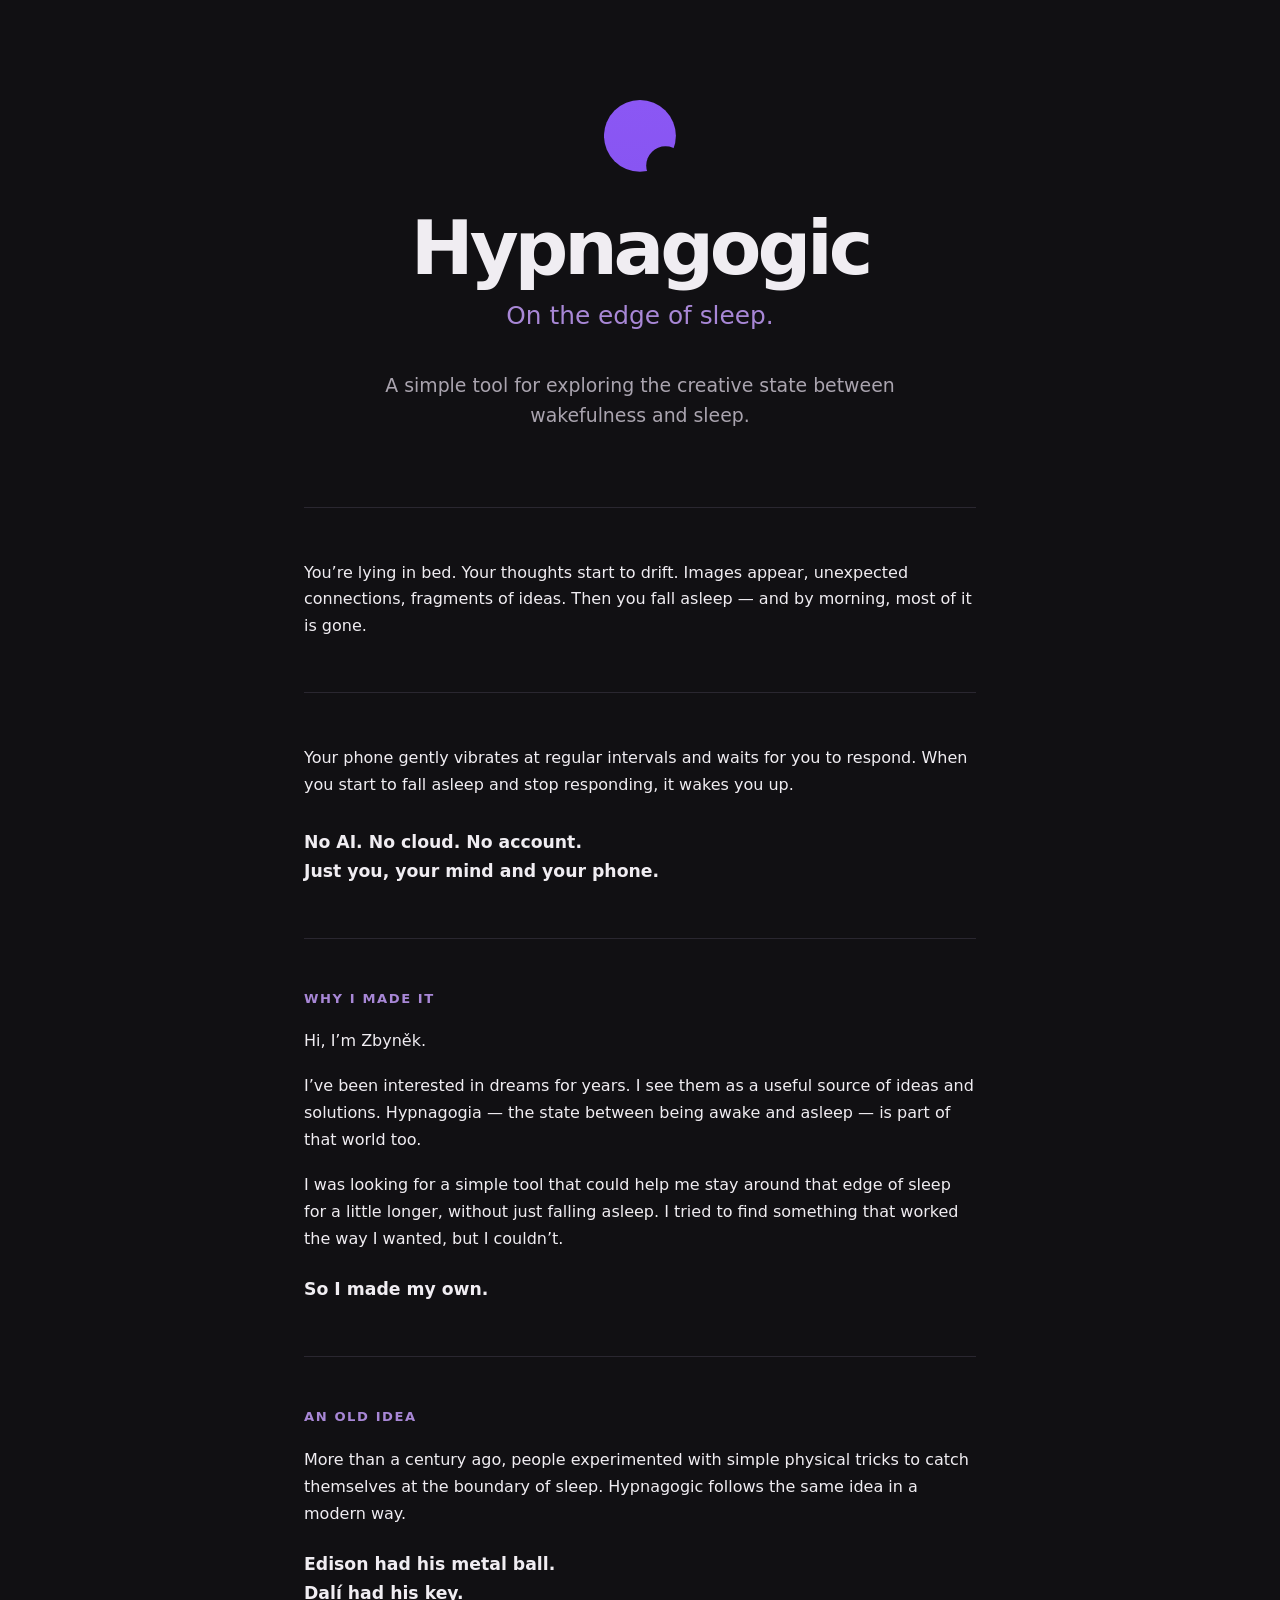
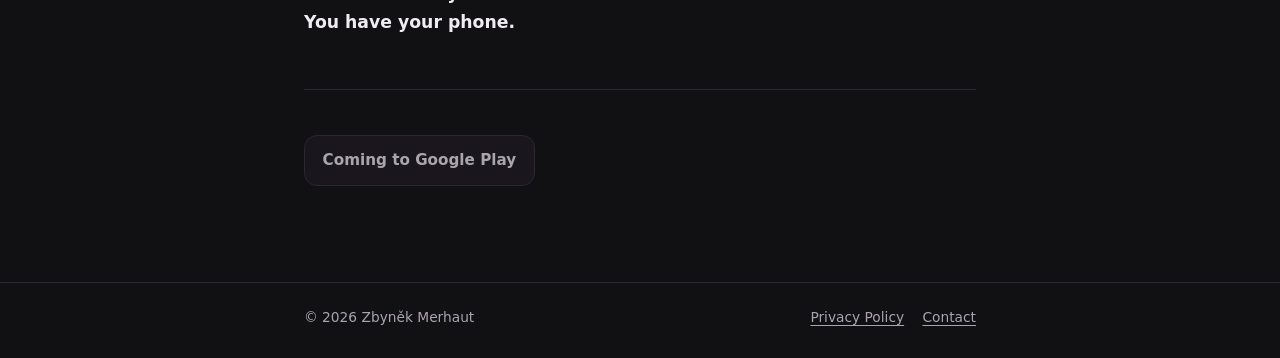
<file: index.html>
<!doctype html>
<html lang="en">
<head>
  <meta charset="utf-8">
  <meta name="viewport" content="width=device-width, initial-scale=1, viewport-fit=cover">
  <meta name="theme-color" content="#111013">
  <meta name="color-scheme" content="dark">
  <meta name="description" content="Hypnagogic — a simple tool for exploring the creative state between wakefulness and sleep.">
  <title>Hypnagogic — On the edge of sleep</title>
  <link rel="stylesheet" href="styles.css">
</head>
<body>
  <main class="page">
    <header class="hero" aria-labelledby="page-title">
      <img class="app-logo" src="hypnagogic-logo.svg" alt="" width="512" height="514" aria-hidden="true">
      <div class="hero-copy">
        <h1 id="page-title">Hypnagogic</h1>
        <p class="tagline">On the edge of sleep.</p>
        <p class="lead">A simple tool for exploring the creative state between wakefulness and sleep.</p>
      </div>
    </header>

    <section class="section" aria-label="The experience">
      <p>You’re lying in bed. Your thoughts start to drift. Images appear, unexpected connections, fragments of ideas. Then you fall asleep — and by morning, most of it is gone.</p>
    </section>

    <section class="section" aria-label="How it works">
      <p>Your phone gently vibrates at regular intervals and waits for you to respond. When you start to fall asleep and stop responding, it wakes you up.</p>
      <p class="statement">No AI. No cloud. No account.<br>Just you, your mind and your phone.</p>
    </section>

    <section class="section" aria-labelledby="why-title">
      <h2 id="why-title">Why I made it</h2>
      <p>Hi, I’m Zbyněk.</p>
      <p>I’ve been interested in dreams for years. I see them as a useful source of ideas and solutions. Hypnagogia — the state between being awake and asleep — is part of that world too.</p>
      <p>I was looking for a simple tool that could help me stay around that edge of sleep for a little longer, without just falling asleep. I tried to find something that worked the way I wanted, but I couldn’t.</p>
      <p class="closing">So I made my own.</p>
    </section>

    <section class="section" aria-labelledby="inspiration-title">
      <h2 id="inspiration-title">An old idea</h2>
      <p>More than a century ago, people experimented with simple physical tricks to catch themselves at the boundary of sleep. Hypnagogic follows the same idea in a modern way.</p>
      <p class="closing">Edison had his metal ball.<br>Dalí had his key.<br>You have your phone.</p>
    </section>

    <section class="cta" aria-label="Get Hypnagogic">
      <!-- Replace with the Google Play URL when the app is published. -->
      <span class="store-button" aria-disabled="true">Coming to Google Play</span>
    </section>
  </main>

  <footer class="footer">
    <div class="footer-inner">
      <span>© 2026 Zbyněk Merhaut</span>
      <nav aria-label="Footer">
        <a href="privacy.html">Privacy Policy</a>
        <a href="mailto:hello@hypnagogic.app">Contact</a>
      </nav>
    </div>
  </footer>
</body>
</html>
</file>
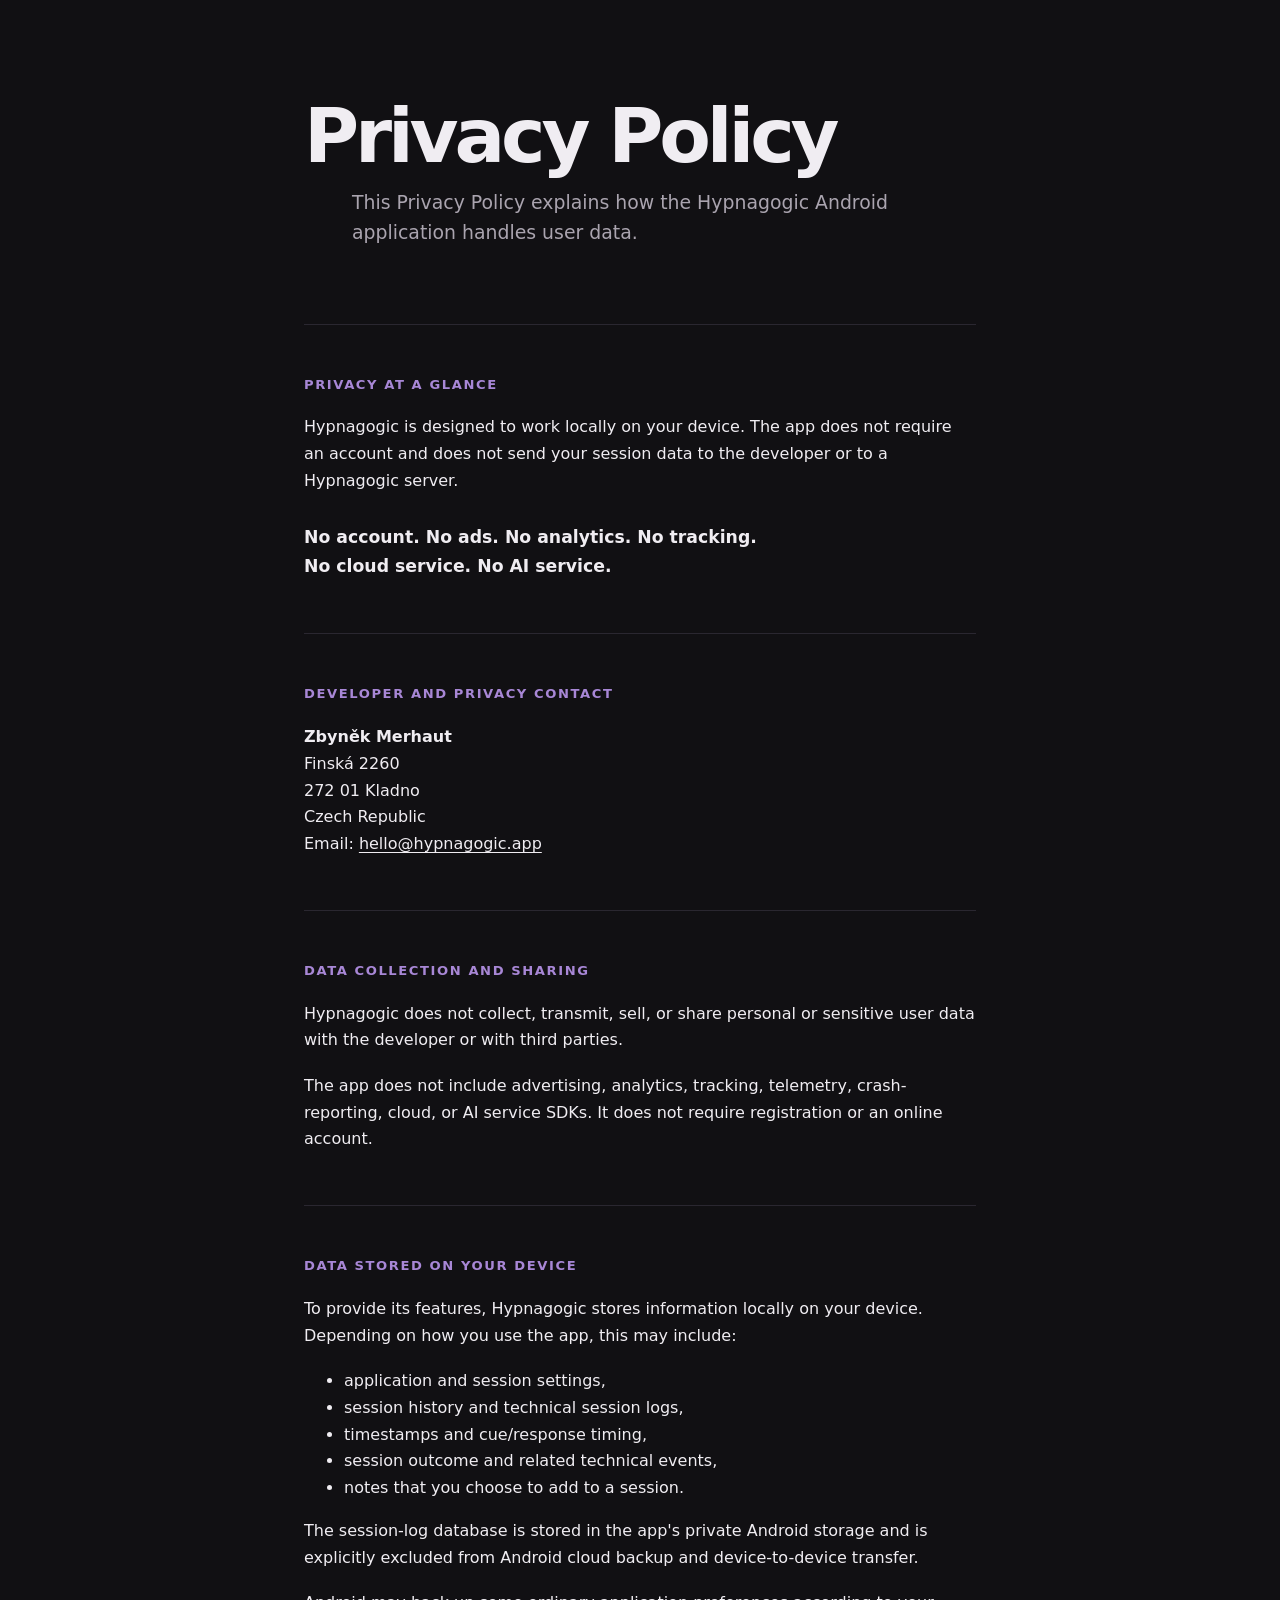
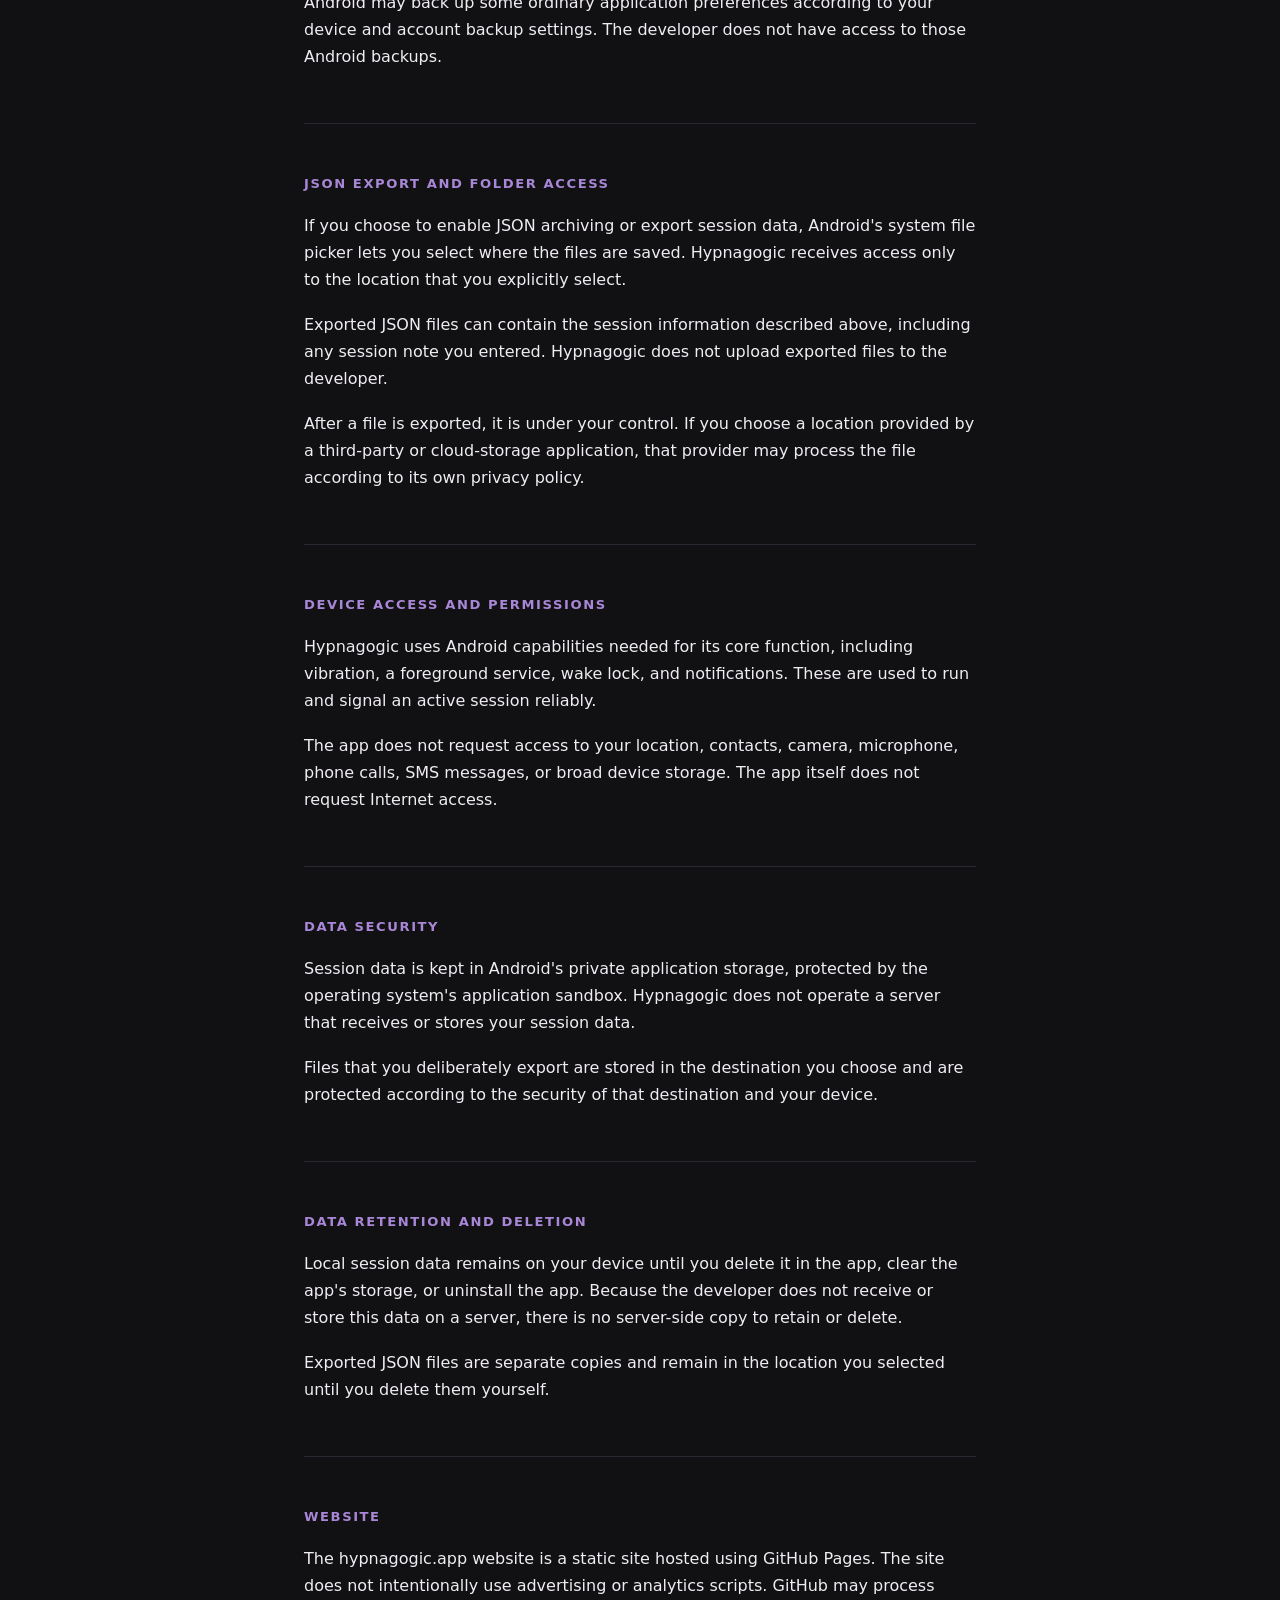
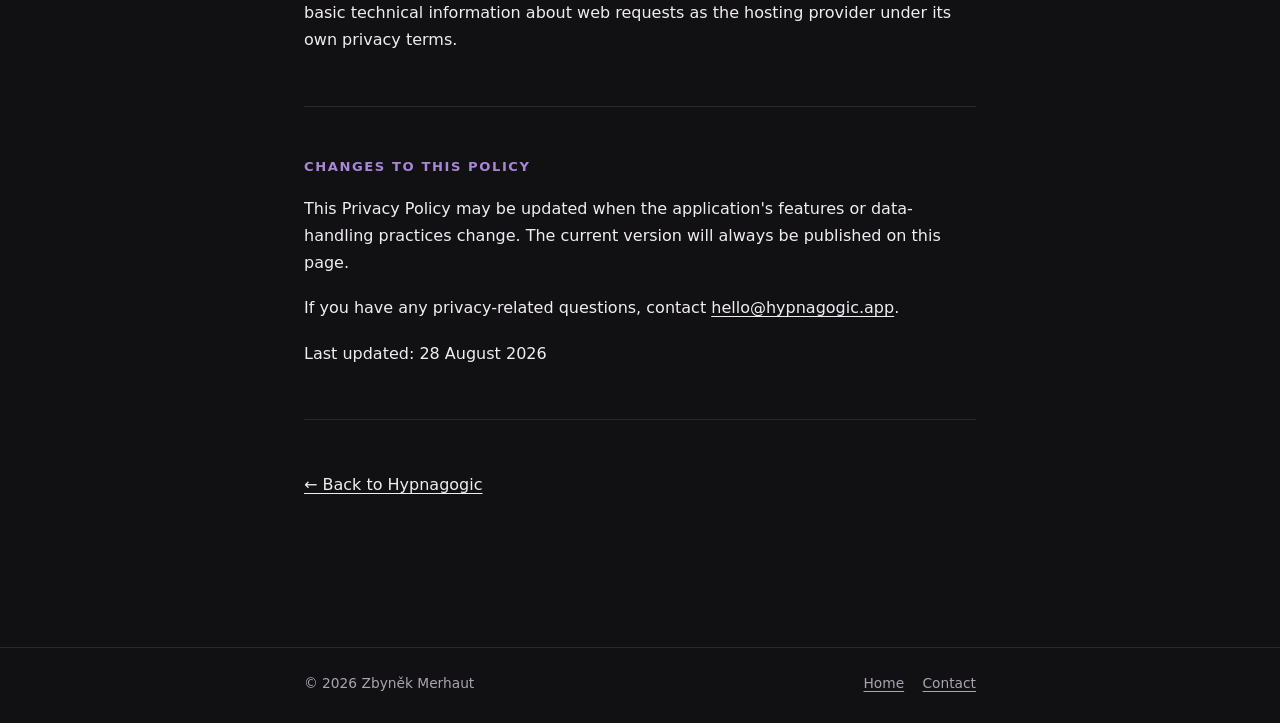
<file: privacy.html>
<!doctype html>
<html lang="en">
<head>
  <meta charset="utf-8">
  <meta name="viewport" content="width=device-width, initial-scale=1, viewport-fit=cover">
  <meta name="theme-color" content="#111013">
  <meta name="color-scheme" content="dark">
  <meta name="description" content="Privacy Policy for the Hypnagogic Android application.">
  <meta name="robots" content="noindex,follow">
  <title>Privacy Policy — Hypnagogic</title>
  <link rel="stylesheet" href="styles.css">
</head>
<body>
  <main class="page">
    <header class="hero">
      <h1>Privacy Policy</h1>
      <p class="lead">This Privacy Policy explains how the Hypnagogic Android application handles user data.</p>
    </header>

    <section class="section" aria-labelledby="summary-title">
      <h2 id="summary-title">Privacy at a glance</h2>
      <p>Hypnagogic is designed to work locally on your device. The app does not require an account and does not send your session data to the developer or to a Hypnagogic server.</p>
      <p class="statement">No account. No ads. No analytics. No tracking.<br>No cloud service. No AI service.</p>
    </section>

    <section class="section" aria-labelledby="developer-title">
      <h2 id="developer-title">Developer and privacy contact</h2>
      <p>
        <strong>Zbyněk Merhaut</strong><br>
        Finská 2260<br>
        272 01 Kladno<br>
        Czech Republic<br>
        Email: <a href="mailto:hello@hypnagogic.app">hello@hypnagogic.app</a>
      </p>
    </section>

    <section class="section" aria-labelledby="collection-title">
      <h2 id="collection-title">Data collection and sharing</h2>
      <p>Hypnagogic does not collect, transmit, sell, or share personal or sensitive user data with the developer or with third parties.</p>
      <p>The app does not include advertising, analytics, tracking, telemetry, crash-reporting, cloud, or AI service SDKs. It does not require registration or an online account.</p>
    </section>

    <section class="section" aria-labelledby="local-data-title">
      <h2 id="local-data-title">Data stored on your device</h2>
      <p>To provide its features, Hypnagogic stores information locally on your device. Depending on how you use the app, this may include:</p>
      <ul>
        <li>application and session settings,</li>
        <li>session history and technical session logs,</li>
        <li>timestamps and cue/response timing,</li>
        <li>session outcome and related technical events,</li>
        <li>notes that you choose to add to a session.</li>
      </ul>
      <p>The session-log database is stored in the app's private Android storage and is explicitly excluded from Android cloud backup and device-to-device transfer.</p>
      <p>Android may back up some ordinary application preferences according to your device and account backup settings. The developer does not have access to those Android backups.</p>
    </section>

    <section class="section" aria-labelledby="files-title">
      <h2 id="files-title">JSON export and folder access</h2>
      <p>If you choose to enable JSON archiving or export session data, Android's system file picker lets you select where the files are saved. Hypnagogic receives access only to the location that you explicitly select.</p>
      <p>Exported JSON files can contain the session information described above, including any session note you entered. Hypnagogic does not upload exported files to the developer.</p>
      <p>After a file is exported, it is under your control. If you choose a location provided by a third-party or cloud-storage application, that provider may process the file according to its own privacy policy.</p>
    </section>

    <section class="section" aria-labelledby="permissions-title">
      <h2 id="permissions-title">Device access and permissions</h2>
      <p>Hypnagogic uses Android capabilities needed for its core function, including vibration, a foreground service, wake lock, and notifications. These are used to run and signal an active session reliably.</p>
      <p>The app does not request access to your location, contacts, camera, microphone, phone calls, SMS messages, or broad device storage. The app itself does not request Internet access.</p>
    </section>

    <section class="section" aria-labelledby="security-title">
      <h2 id="security-title">Data security</h2>
      <p>Session data is kept in Android's private application storage, protected by the operating system's application sandbox. Hypnagogic does not operate a server that receives or stores your session data.</p>
      <p>Files that you deliberately export are stored in the destination you choose and are protected according to the security of that destination and your device.</p>
    </section>

    <section class="section" aria-labelledby="retention-title">
      <h2 id="retention-title">Data retention and deletion</h2>
      <p>Local session data remains on your device until you delete it in the app, clear the app's storage, or uninstall the app. Because the developer does not receive or store this data on a server, there is no server-side copy to retain or delete.</p>
      <p>Exported JSON files are separate copies and remain in the location you selected until you delete them yourself.</p>
    </section>

    <section class="section" aria-labelledby="website-title">
      <h2 id="website-title">Website</h2>
      <p>The hypnagogic.app website is a static site hosted using GitHub Pages. The site does not intentionally use advertising or analytics scripts. GitHub may process basic technical information about web requests as the hosting provider under its own privacy terms.</p>
    </section>

    <section class="section" aria-labelledby="changes-title">
      <h2 id="changes-title">Changes to this policy</h2>
      <p>This Privacy Policy may be updated when the application's features or data-handling practices change. The current version will always be published on this page.</p>
      <p>If you have any privacy-related questions, contact <a href="mailto:hello@hypnagogic.app">hello@hypnagogic.app</a>.</p>
      <p>Last updated: 28 August 2026</p>
    </section>

    <section class="section">
      <p><a href="index.html">← Back to Hypnagogic</a></p>
    </section>
  </main>

  <footer class="footer">
    <div class="footer-inner">
      <span>© 2026 Zbyněk Merhaut</span>
      <nav aria-label="Footer">
        <a href="index.html">Home</a>
        <a href="mailto:hello@hypnagogic.app">Contact</a>
      </nav>
    </div>
  </footer>
</body>
</html>
</file>
<file: styles.css>
:root {
  --bg: #111013;
  --surface: #19171d;
  --text: #f0edf2;
  --muted: #aaa4af;
  --accent: #a887d6;
  --line: #2a2730;
  --content: 42rem;
}

* {
  box-sizing: border-box;
}

html {
  background: var(--bg);
  color-scheme: dark;
  -webkit-text-size-adjust: 100%;
  text-size-adjust: 100%;
}

body {
  margin: 0;
  min-width: 320px;
  background: var(--bg);
  color: var(--text);
  font-family: system-ui, -apple-system, BlinkMacSystemFont, "Segoe UI", Roboto, Helvetica, Arial, sans-serif;
  font-size: 1rem;
  line-height: 1.68;
  text-rendering: optimizeLegibility;
}

.page,
.footer-inner {
  width: min(100% - 2.5rem, var(--content));
  margin-inline: auto;
}

.page {
  padding-top: max(3.5rem, env(safe-area-inset-top));
  padding-bottom: 4rem;
}

.hero {
  padding-bottom: 3.25rem;
}

.app-logo {
  display: block;
  width: 4.5rem;
  height: auto;
  margin: 0 auto 2.5rem;
}

.hero-copy {
  width: min(100%, 38rem);
  margin-inline: auto;
  text-align: center;
}

h1,
h2,
p {
  margin-top: 0;
}

h1 {
  margin-bottom: 0.85rem;
  font-size: clamp(2.7rem, 11vw, 4.7rem);
  line-height: 0.98;
  letter-spacing: -0.055em;
  font-weight: 720;
}

.tagline {
  margin-bottom: 2.4rem;
  color: var(--accent);
  font-size: clamp(1.2rem, 5vw, 1.55rem);
  line-height: 1.3;
}

.lead {
  max-width: 36rem;
  margin: 0 auto;
  color: var(--muted);
  font-size: clamp(1.05rem, 4vw, 1.18rem);
  line-height: 1.6;
}

.section {
  padding: 2.35rem 0;
  border-top: 1px solid var(--line);
}

.section h2 {
  margin-bottom: 1.35rem;
  color: var(--accent);
  font-size: 0.82rem;
  line-height: 1.2;
  letter-spacing: 0.12em;
  text-transform: uppercase;
  font-weight: 650;
}

.section p {
  margin-bottom: 1.15rem;
}

.section p:last-child {
  margin-bottom: 0;
}

.statement,
.closing {
  color: var(--text);
  font-size: 1.08rem;
  font-weight: 630;
}

.statement {
  margin-top: 1.8rem;
}

.closing {
  margin-top: 1.4rem;
}

.cta {
  padding-top: 2.8rem;
  border-top: 1px solid var(--line);
}

.store-button {
  display: inline-flex;
  min-height: 3.1rem;
  align-items: center;
  justify-content: center;
  padding: 0.75rem 1.1rem;
  border: 1px solid var(--line);
  border-radius: 0.8rem;
  background: var(--surface);
  color: var(--muted);
  font-size: 0.95rem;
  font-weight: 600;
}

.footer {
  border-top: 1px solid var(--line);
  color: var(--muted);
  font-size: 0.86rem;
}

.footer-inner {
  display: flex;
  flex-wrap: wrap;
  gap: 0.9rem 1.25rem;
  justify-content: space-between;
  padding-top: 1.45rem;
  padding-bottom: max(1.8rem, env(safe-area-inset-bottom));
}

.footer nav {
  display: flex;
  gap: 1.15rem;
}

a {
  color: inherit;
  text-underline-offset: 0.2em;
}

a:hover,
a:focus-visible {
  color: var(--text);
}

@media (min-width: 48rem) {
  .page {
    padding-top: 6.25rem;
    padding-bottom: 6rem;
  }

  .hero {
    padding-bottom: 4.75rem;
  }

  .section {
    padding-block: 3.25rem;
  }
}
</file>
